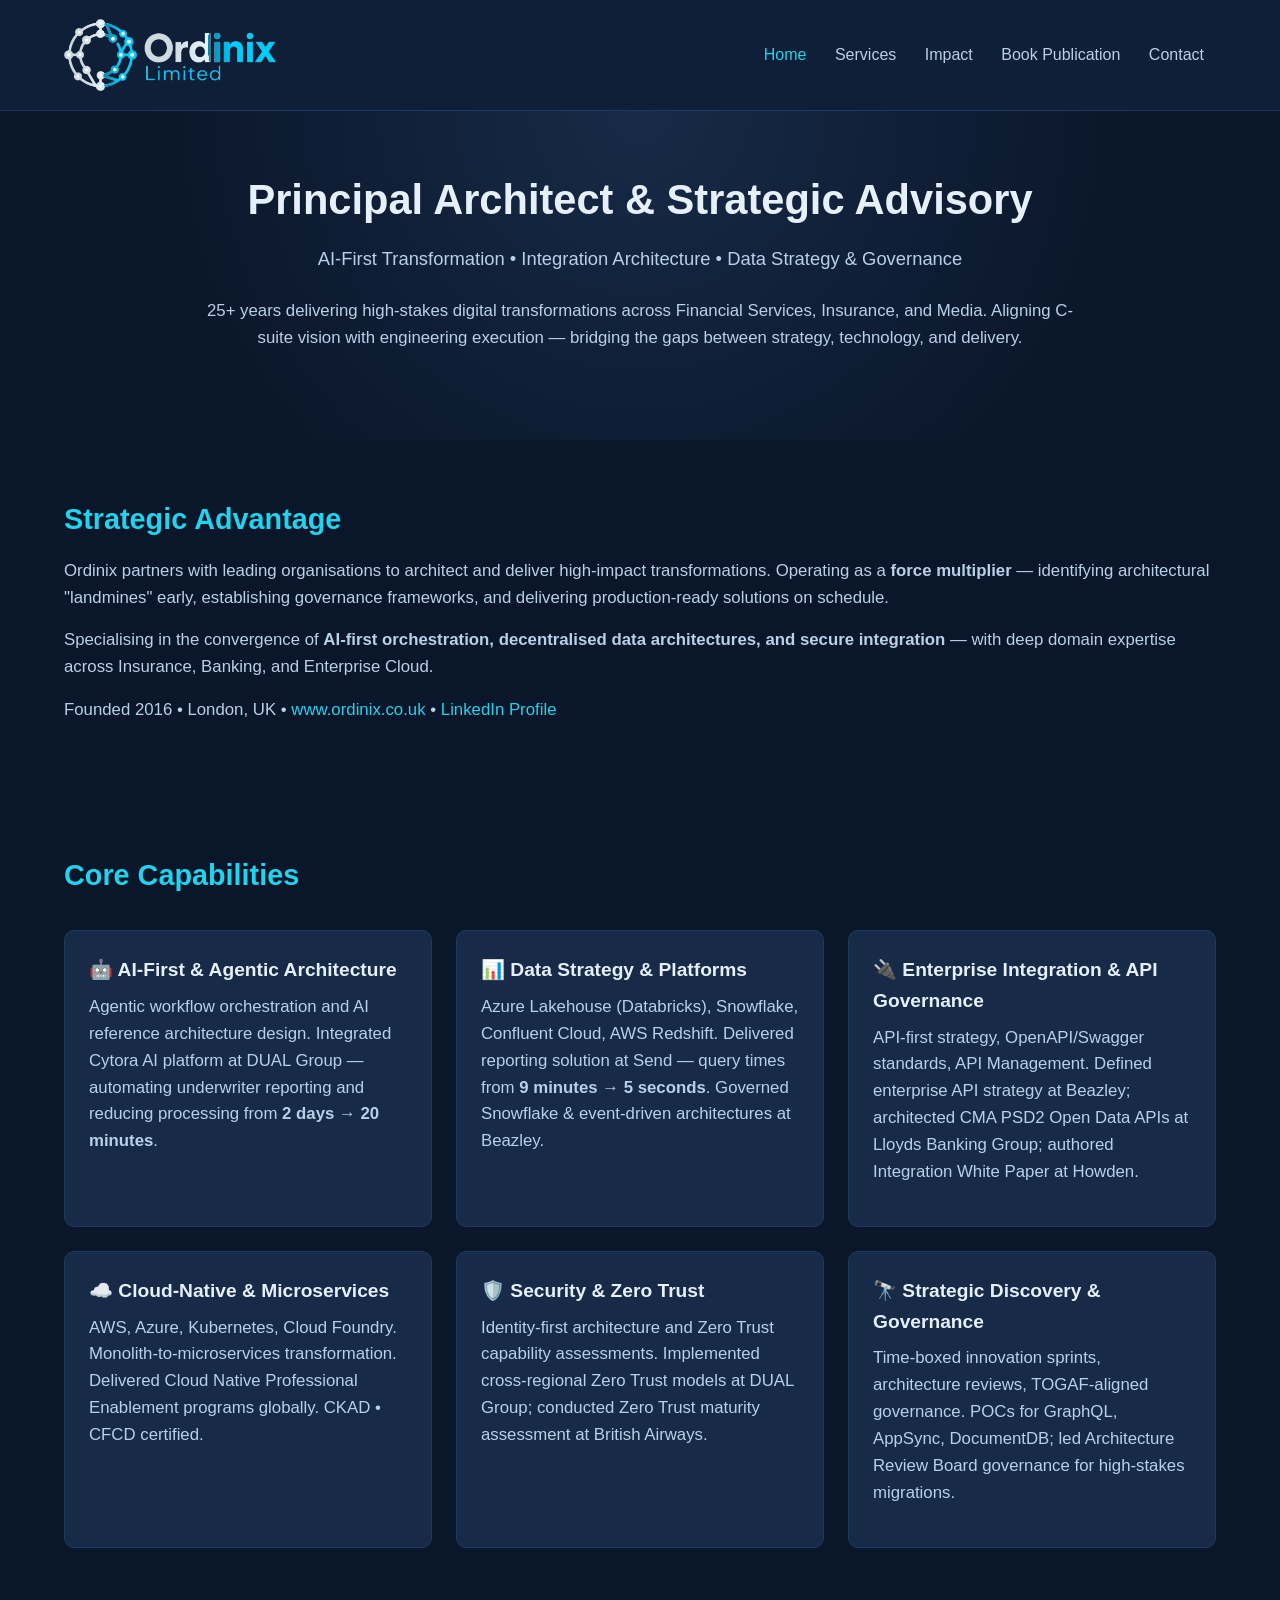
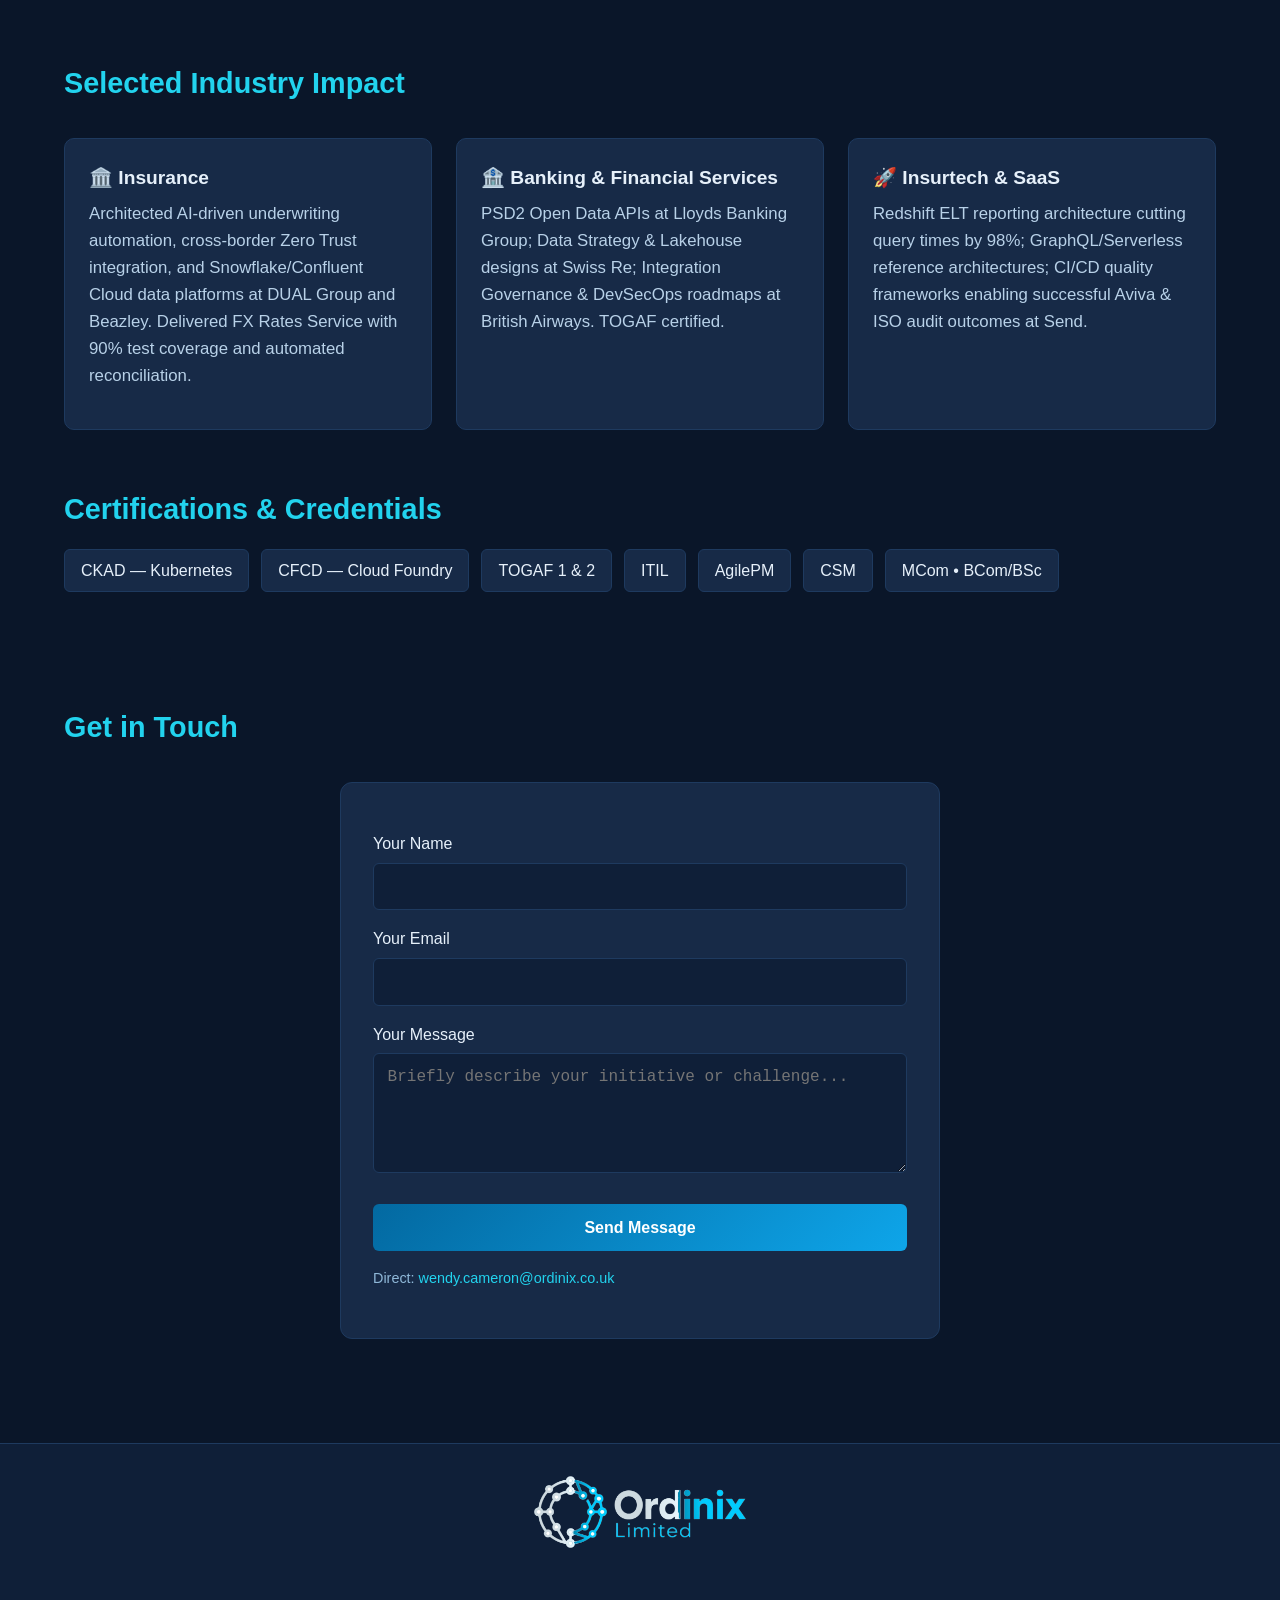
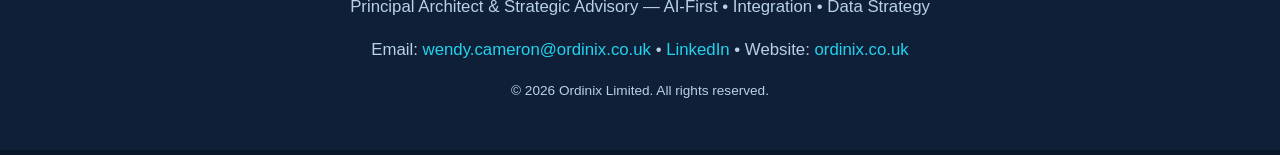
<file: index.html>
<!DOCTYPE html>
<html lang="en-GB">
<head>
  <meta charset="UTF-8">
  <meta name="viewport" content="width=device-width, initial-scale=1.0">

  <!-- === OPTIMIZATIONS ONLY HERE — EVERYTHING BELOW YOUR ORIGINAL HEAD REMAINS === -->
  <title>Ordinix Limited — Architecture of Cooperation & Digital Strategy</title>
  <meta name="description" content="Ordinix Limited — building resilient digital systems, standardizing cooperation, and guiding organizations through technology evolution.">
  <meta name="keywords" content="digital architecture, cooperation standards, enterprise technology, API-first, system evolution">
  <link rel="canonical" href="https://yourdomain.com/index.html">
  <script type="application/ld+json">
    {
      "@context": "https://schema.org",
      "@type": "Organization",
      "name": "Ordinix Limited",
      "url": "https://ordinix.co.uk",
      "description": "Architecture of Cooperation — resilient systems, shared standards, sustainable enterprise evolution.",
      "knowsAbout": ["Digital architecture","Enterprise modernization","API-first design","Data architecture","Cooperation standards","Industrial Internet"],
      "areaServed": "Global"
    }
  </script>
  <link rel="stylesheet" href="css/styles.css" />
</head>
<body>
  <header>
    <div class="container nav-inner">
      <a href="index.html" style="text-decoration: none; border: none;">
        <div class="logo-wrap">
          <img src="assets/ordinix-light-on-dark-transparent.png" alt="Ordinix Limited Logo" class="logo-img" />
          <span class="logo-text">&nbsp;</span>
        </div>
      </a>
      <nav>
        <a href="index.html" class="active">Home</a>
        <a href="index.html#services">Services</a>
        <a href="index.html#impact">Impact</a>
        <a href="book.html">Book Publication</a>
        <a href="index.html#contact">Contact</a>
      </nav>
    </div>
  </header>

  <main>
    <section class="hero">
      <div class="container">
        <h1>Principal Architect & Strategic Advisory</h1>
        <p>AI-First Transformation • Integration Architecture • Data Strategy & Governance</p>
        <p style="font-size:1.05rem; max-width:900px; margin:1.5rem auto;">
          25+ years delivering high-stakes digital transformations across Financial Services, Insurance, and Media. Aligning C-suite vision with engineering execution — bridging the gaps between strategy, technology, and delivery.
        </p>
      </div>
    </section>

    <section id="overview">
      <div class="container">
        <h2>Strategic Advantage</h2>
        <p>Ordinix partners with leading organisations to architect and deliver high-impact transformations. Operating as a <strong>force multiplier</strong> — identifying architectural "landmines" early, establishing governance frameworks, and delivering production-ready solutions on schedule.</p>
        <p>Specialising in the convergence of <strong>AI-first orchestration, decentralised data architectures, and secure integration</strong> — with deep domain expertise across Insurance, Banking, and Enterprise Cloud.</p>
        <p>Founded 2016 • London, UK • <a href="https://www.ordinix.co.uk/" target="_blank" rel="noreferrer">www.ordinix.co.uk</a> • <a href="https://uk.linkedin.com/in/wendymcameron" target="_blank" rel="noreferrer">LinkedIn Profile</a></p>
      </div>
    </section>

    <section id="services">
      <div class="container">
        <h2>Core Capabilities</h2>
        <div class="grid">
          <div class="card">
            <h3>🤖 AI-First & Agentic Architecture</h3>
            <p>Agentic workflow orchestration and AI reference architecture design. Integrated Cytora AI platform at DUAL Group — automating underwriter reporting and reducing processing from <strong>2 days → 20 minutes</strong>.</p>
          </div>
          <div class="card">
            <h3>📊 Data Strategy & Platforms</h3>
            <p>Azure Lakehouse (Databricks), Snowflake, Confluent Cloud, AWS Redshift. Delivered reporting solution at Send — query times from <strong>9 minutes → 5 seconds</strong>. Governed Snowflake & event-driven architectures at Beazley.</p>
          </div>
          <div class="card">
            <h3>🔌 Enterprise Integration & API Governance</h3>
            <p>API-first strategy, OpenAPI/Swagger standards, API Management. Defined enterprise API strategy at Beazley; architected CMA PSD2 Open Data APIs at Lloyds Banking Group; authored Integration White Paper at Howden.</p>
          </div>
          <div class="card">
            <h3>☁️ Cloud-Native & Microservices</h3>
            <p>AWS, Azure, Kubernetes, Cloud Foundry. Monolith-to-microservices transformation. Delivered Cloud Native Professional Enablement programs globally. CKAD • CFCD certified.</p>
          </div>
          <div class="card">
            <h3>🛡️ Security & Zero Trust</h3>
            <p>Identity-first architecture and Zero Trust capability assessments. Implemented cross-regional Zero Trust models at DUAL Group; conducted Zero Trust maturity assessment at British Airways.</p>
          </div>
          <div class="card">
            <h3>🔭 Strategic Discovery & Governance</h3>
            <p>Time-boxed innovation sprints, architecture reviews, TOGAF-aligned governance. POCs for GraphQL, AppSync, DocumentDB; led Architecture Review Board governance for high-stakes migrations.</p>
          </div>
        </div>
      </div>
    </section>

    <section id="impact">
      <div class="container">
        <h2>Selected Industry Impact</h2>
        <div class="grid">
          <div class="card">
            <h3>🏛️ Insurance</h3>
            <p>Architected AI-driven underwriting automation, cross-border Zero Trust integration, and Snowflake/Confluent Cloud data platforms at DUAL Group and Beazley. Delivered FX Rates Service with 90% test coverage and automated reconciliation.</p>
          </div>
          <div class="card">
            <h3>🏦 Banking & Financial Services</h3>
            <p>PSD2 Open Data APIs at Lloyds Banking Group; Data Strategy & Lakehouse designs at Swiss Re; Integration Governance & DevSecOps roadmaps at British Airways. TOGAF certified.</p>
          </div>
          <div class="card">
            <h3>🚀 Insurtech & SaaS</h3>
            <p>Redshift ELT reporting architecture cutting query times by 98%; GraphQL/Serverless reference architectures; CI/CD quality frameworks enabling successful Aviva & ISO audit outcomes at Send.</p>
          </div>
        </div>

        <h2 style="margin-top:3.5rem;">Certifications & Credentials</h2>
        <div style="display:flex; flex-wrap:wrap; gap:0.75rem; margin-top:1rem;">
          <span style="background:var(--bg-card); border:1px solid var(--border); padding:0.5rem 1rem; border-radius:6px;">CKAD — Kubernetes</span>
          <span style="background:var(--bg-card); border:1px solid var(--border); padding:0.5rem 1rem; border-radius:6px;">CFCD — Cloud Foundry</span>
          <span style="background:var(--bg-card); border:1px solid var(--border); padding:0.5rem 1rem; border-radius:6px;">TOGAF 1 & 2</span>
          <span style="background:var(--bg-card); border:1px solid var(--border); padding:0.5rem 1rem; border-radius:6px;">ITIL</span>
          <span style="background:var(--bg-card); border:1px solid var(--border); padding:0.5rem 1rem; border-radius:6px;">AgilePM</span>
          <span style="background:var(--bg-card); border:1px solid var(--border); padding:0.5rem 1rem; border-radius:6px;">CSM</span>
          <span style="background:var(--bg-card); border:1px solid var(--border); padding:0.5rem 1rem; border-radius:6px;">MCom • BCom/BSc</span>
        </div>
      </div>
    </section>

    <section id="contact">
      <div class="container">
        <h2>Get in Touch</h2>
        <form id="contact-form" action="https://formsubmit.co/ajax/a13090fe870fc77a5d19541b128960b5" method="POST">
          <input type="hidden" name="_subject" value="New Ordinix Website Enquiry" />
          <input type="hidden" name="_captcha" value="false" />
          <input type="hidden" name="_template" value="table" />
          <label for="name">Your Name</label>
          <input type="text" id="name" name="name" required />
          <label for="email">Your Email</label>
          <input type="email" id="email" name="email" required />
          <label for="message">Your Message</label>
          <textarea id="message" name="message" rows="5" required placeholder="Briefly describe your initiative or challenge..."></textarea>
          <button type="submit" id="contact-submit">Send Message</button>
          <div id="contact-form-status" class="form-status"></div>
          <p class="note">Direct: <a href="mailto:wendy.cameron@ordinix.co.uk">wendy.cameron@ordinix.co.uk</a></p>
        </form>
      </div>
    </section>
  </main>

  <footer>
    <div class="container">
      <div class="logo-wrap" style="justify-content:center;margin-bottom:0.5rem;">
        <a href="index.html" style="text-decoration:none; border:none;">
          <img src="assets/ordinix-light-on-dark-transparent.png" alt="Ordinix Limited Logo" class="logo-img" />
          <span class="logo-text">&nbsp;</span>
        </a>
      </div>
      <p>Principal Architect & Strategic Advisory — AI-First • Integration • Data Strategy</p>
      <p>Email: <a href="mailto:wendy.cameron@ordinix.co.uk">wendy.cameron@ordinix.co.uk</a> • <a href="https://uk.linkedin.com/in/wendymcameron" target="_blank" rel="noreferrer">LinkedIn</a> • Website: <a href="https://www.ordinix.co.uk/" target="_blank" rel="noreferrer">ordinix.co.uk</a></p>
      <p style="margin-top:0.5rem;font-size:0.85rem;">© 2026 Ordinix Limited. All rights reserved.</p>
    </div>
  </footer>

  <script src="js/form-submit.js"></script>
</body>
</html>
</file>
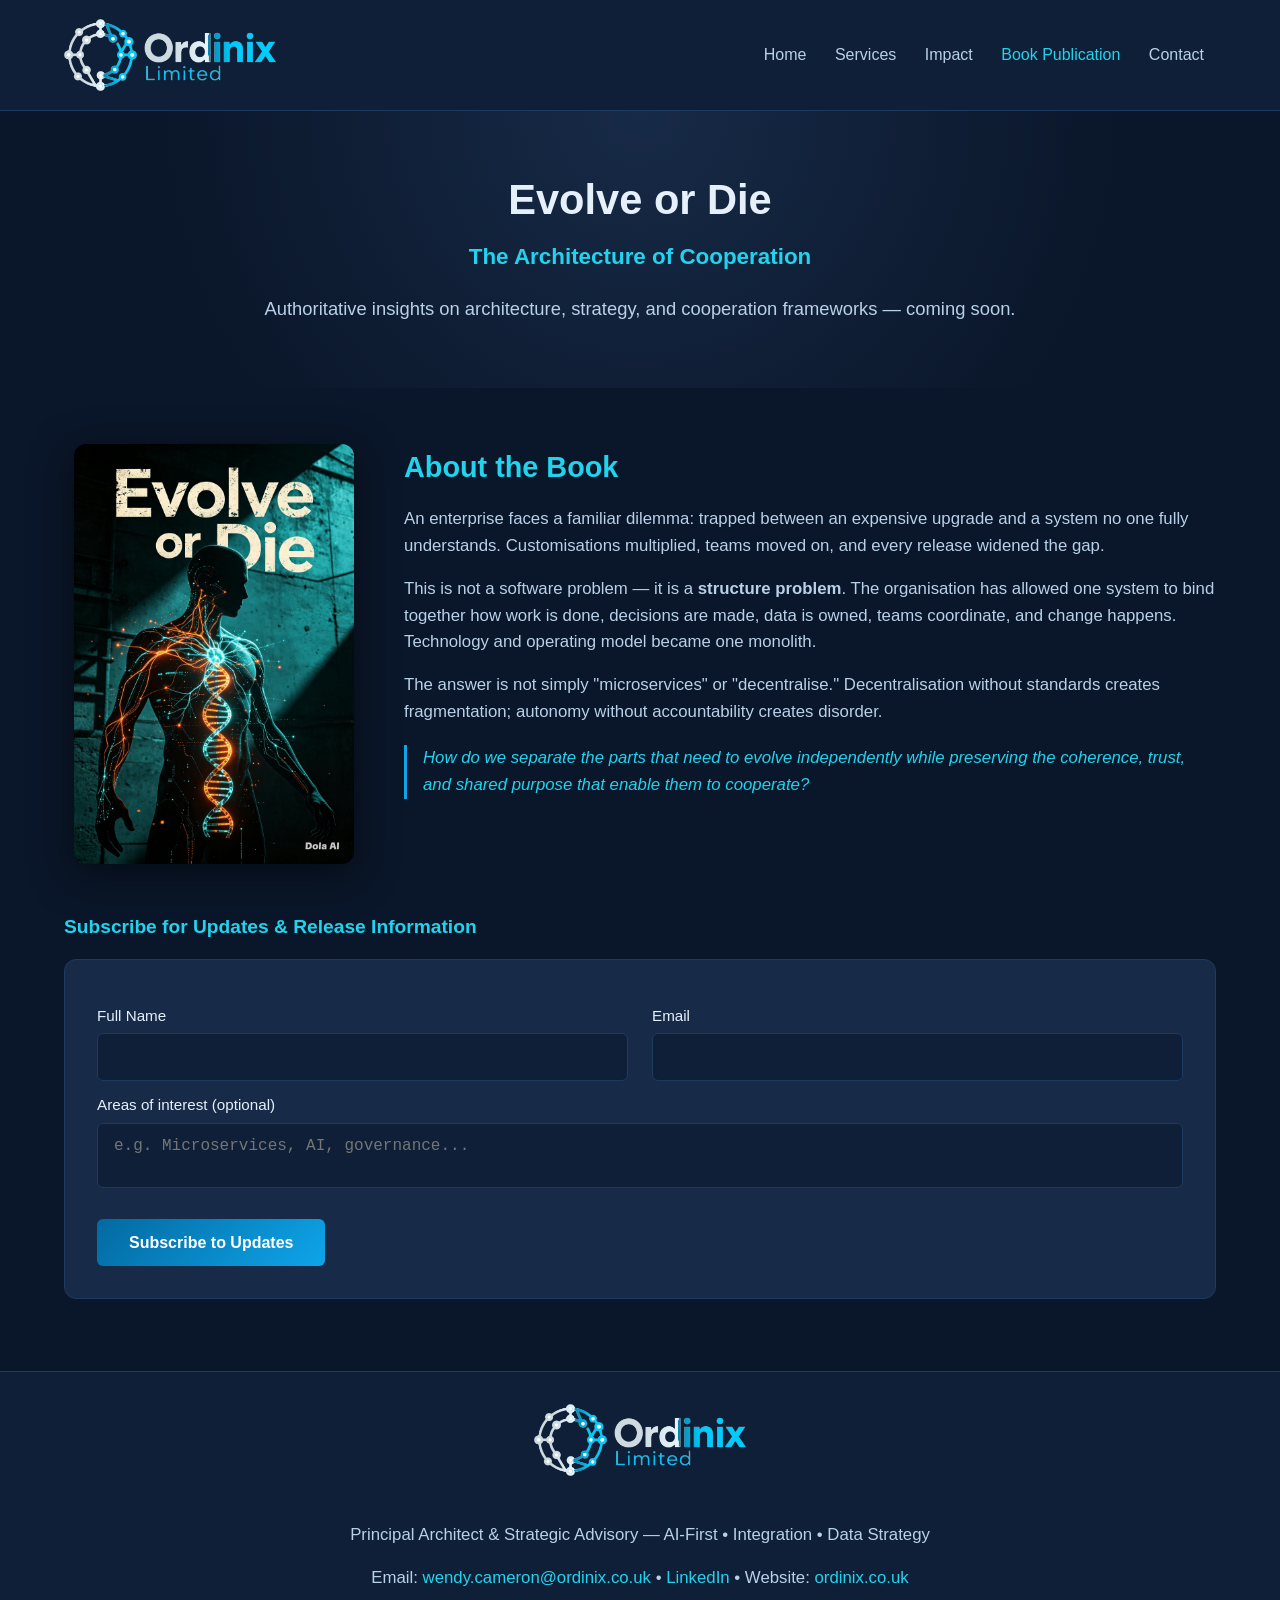
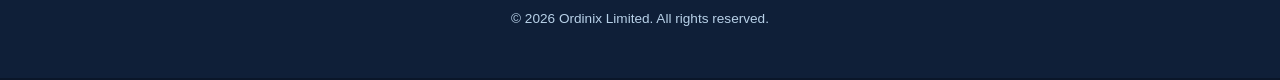
<file: book.html>
<!DOCTYPE html>
<html lang="en-GB">
<head>
  <meta charset="UTF-8">
  <meta name="viewport" content="width=device-width, initial-scale=1.0">

  <!-- === OPTIMIZATIONS ONLY HERE === -->
  <title>Evolve or Die: The Architecture of Cooperation — Ordinix Limited</title>
  <meta name="description" content="Evolve or Die: The Architecture of Cooperation — a framework for system evolution, interoperability, and collaborative design.">
  <meta name="keywords" content="Evolve or Die, Architecture of Cooperation, digital transformation, API-first, data architecture">
  <link rel="canonical" href="https://yourdomain.com/book.html">
  <script type="application/ld+json">
    {
      "@context": "https://schema.org",
      "@type": "Book",
      "name": "Evolve or Die: The Architecture of Cooperation",
      "author": {"@type":"Person","name":"Wendy Cameron","affiliation":{"@type":"Organization","name":"Ordinix Limited"}},
      "publisher": "Ordinix Limited",
      "url": "https://ordinix.co.uk/book.html"
    }
  </script>
  <link rel="stylesheet" href="css/styles.css" />
</head>
<body>
  <header>
    <div class="container nav-inner">
      <a href="index.html" style="text-decoration: none; border: none;">
        <div class="logo-wrap">
          <img src="assets/ordinix-light-on-dark-transparent.png" alt="Ordinix Limited Logo" class="logo-img" />
          <span class="logo-text">&nbsp;</span>
        </div>
      </a>
      <nav>
        <a href="index.html">Home</a>
        <a href="index.html#services">Services</a>
        <a href="index.html#impact">Impact</a>
        <a href="book.html" class="active">Book Publication</a>
        <a href="index.html#contact">Contact</a>
      </nav>
    </div>
  </header>

  <main>
    <section class="hero">
      <div class="container">
        <h1>Evolve or Die<br /><small>The Architecture of Cooperation</small></h1>
        <p>Authoritative insights on architecture, strategy, and cooperation frameworks — coming soon.</p>
      </div>
    </section>

    <section>
      <!-- TWO-COLUMN ROW: Cover + Preface -->
      <div class="container book-grid">
        <!-- LEFT COLUMN: Book Cover -->
        <div class="book-cover-col">
          <img src="assets/book-cover.png" alt="Evolve or Die Book Cover" class="book-cover" />
        </div>

        <!-- RIGHT COLUMN: Preface / About the Book -->
        <div class="book-preface-col">
          <h2>About the Book</h2>
          <p>An enterprise faces a familiar dilemma: trapped between an expensive upgrade and a system no one fully understands. Customisations multiplied, teams moved on, and every release widened the gap.</p>
          <p>This is not a software problem — it is a <strong>structure problem</strong>. The organisation has allowed one system to bind together how work is done, decisions are made, data is owned, teams coordinate, and change happens. Technology and operating model became one monolith.</p>
          <p>The answer is not simply "microservices" or "decentralise." Decentralisation without standards creates fragmentation; autonomy without accountability creates disorder.</p>
          <p style="font-size:1.05rem; font-style:italic; color:var(--accent-cyan); padding-left:1rem; border-left:3px solid var(--accent-teal); margin:1.2rem 0;">
            How do we separate the parts that need to evolve independently while preserving the coherence, trust, and shared purpose that enable them to cooperate?
          </p>
        </div>
      </div>

      <!-- FULL-WIDTH FORM: Spans Both Columns -->
      <div class="container">
        <div class="book-form-fullwidth">
          <h3>Subscribe for Updates & Release Information</h3>
          <form id="subscribe-form" class="fullwidth-form" action="https://formsubmit.co/ajax/a13090fe870fc77a5d19541b128960b5" method="POST">
            <input type="hidden" name="_subject" value="Book Release Update Subscription" />
            <input type="hidden" name="_captcha" value="false" />
            <input type="hidden" name="_template" value="table" />

            <div class="form-row">
              <div class="form-group">
                <label for="sub-name">Full Name</label>
                <input type="text" id="sub-name" name="Name" required />
              </div>
              <div class="form-group">
                <label for="sub-email">Email</label>
                <input type="email" id="sub-email" name="Email" required />
              </div>
            </div>

            <label for="sub-notes">Areas of interest (optional)</label>
            <textarea id="sub-notes" name="Areas of Interest" rows="2" placeholder="e.g. Microservices, AI, governance..."></textarea>

            <button type="submit" id="subscribe-submit">Subscribe to Updates</button>
            <div id="subscribe-form-status" class="form-status"></div>
          </form>
        </div>
      </div>
    </section>
  </main>

  <footer>
    <div class="container">
      <div class="logo-wrap" style="justify-content:center;margin-bottom:0.5rem;">
        <a href="index.html" style="text-decoration:none; border:none;">
          <img src="assets/ordinix-light-on-dark-transparent.png" alt="Ordinix Limited Logo" class="logo-img" />
          <span class="logo-text">&nbsp;</span>
        </a>
      </div>
      <p>Principal Architect & Strategic Advisory — AI-First • Integration • Data Strategy</p>
      <p>Email: <a href="mailto:wendy.cameron@ordinix.co.uk">wendy.cameron@ordinix.co.uk</a> • <a href="https://uk.linkedin.com/in/wendymcameron" target="_blank" rel="noreferrer">LinkedIn</a> • Website: <a href="https://www.ordinix.co.uk/" target="_blank" rel="noreferrer">ordinix.co.uk</a></p>
      <p style="margin-top:0.5rem;font-size:0.85rem;">© 2026 Ordinix Limited. All rights reserved.</p>
    </div>
  </footer>

  <script src="js/form-submit.js"></script>
</body>
</html>
</file>
<file: css/styles.css>
:root {
  --bg-primary: #0a1629;
  --bg-secondary: #0f1f38;
  --bg-card: #172a47;
  --text-primary: #e6f0fa;
  --text-secondary: #b8d1e8;
  --accent-cyan: #22d3ee;
  --accent-teal: #0ea5e9;
  --accent-blue: #0369a1;
  --border: #1e3a5f;
}

* { margin: 0; padding: 0; box-sizing: border-box; }

body {
  background: var(--bg-primary);
  color: var(--text-primary);
  font-family: 'Segoe UI', Roboto, Oxygen, Ubuntu, Cantarell, sans-serif;
  line-height: 1.6;
}

a { color: var(--accent-cyan); text-decoration: none; }
a:hover { text-decoration: underline; }

.container { max-width: 1200px; margin: 0 auto; padding: 0 1.5rem; }

header {
  background: var(--bg-secondary);
  border-bottom: 1px solid var(--border);
  padding: 1.2rem 0;
  position: sticky;
  top: 0;
  z-index: 100;
}

.nav-inner {
  display: flex;
  align-items: center;
  justify-content: space-between;
  flex-wrap: wrap;
  gap: 1rem;
}

.logo-wrap { display: flex; align-items: center; gap: 1rem; }
.logo-img { height: 72px; width: auto; display: block; }
.logo-text {
  font-size: 1.5rem; font-weight: 700;
  background: linear-gradient(135deg, #0c2544, #22d3ee);
  -webkit-background-clip: text;
  -webkit-text-fill-color: transparent;
  background-clip: text;
}

nav a {
  margin: 0 0.75rem;
  color: var(--text-secondary);
  font-weight: 500;
}
nav a:hover, nav a.active { color: var(--accent-cyan); }

section { padding: 3.5rem 0; }

h1 {
  font-size: 2.6rem;
  margin-bottom: 1.2rem;
  line-height: 1.2;
  text-align: center;
}
h1 small { font-size: 1.4rem; color: var(--accent-cyan); }
h2 { font-size: 1.8rem; margin: 0 0 1rem; color: var(--accent-cyan); }
h3 { font-size: 1.2rem; margin: 0 0 0.5rem; color: var(--text-primary); }
p { margin-bottom: 1rem; color: var(--text-secondary); font-size: 1.05rem; }

.hero {
  padding: 4rem 0;
  text-align: center;
  background: radial-gradient(circle at top, #172a47, transparent 70%);
}
.hero p { font-size: 1.15rem; max-width: 800px; margin: 0 auto; }

.grid {
  display: grid;
  grid-template-columns: repeat(auto-fit, minmax(280px, 1fr));
  gap: 1.5rem;
  margin-top: 2rem;
}

.card {
  background: var(--bg-card);
  border: 1px solid var(--border);
  border-radius: 10px;
  padding: 1.5rem;
}

/* ==============================================
   📖 BOOK PAGE — COVER + PREFACE + FULL-WIDTH FORM
   ============================================== */
.book-grid {
  display: grid !important;
  grid-template-columns: 300px 1fr !important;
  gap: 40px !important;
  align-items: start !important;
  width: 100% !important;
  max-width: 1200px !important;
  margin: 0 auto !important;
}

.book-grid > * {
  margin: 0 !important;
  padding: 0 !important;
  float: none !important;
  display: block !important;
}

.book-cover-col {
  width: 300px !important;
  flex: 0 0 300px !important;
  min-width: 300px !important;
  max-width: 300px !important;
  text-align: center;
}

.book-cover {
  width: 100%;
  max-width: 280px;
  height: auto;
  border-radius: 12px;
  box-shadow: 0 10px 40px rgba(0, 0, 0, 0.5);
  display: block;
  margin: 0 auto;
}

.book-preface-col {
  width: 100% !important;
  flex: 1 !important;
}

/* FULL-WIDTH FORM */
.book-form-fullwidth {
  margin-top: 3rem;
}

.book-form-fullwidth h3 {
  margin-bottom: 1rem;
  color: var(--accent-cyan);
}

.fullwidth-form {
  background: var(--bg-card);
  border: 1px solid var(--border);
  border-radius: 12px;
  padding: 2rem;
  max-width: 100%;
  margin: 0;
}

.fullwidth-form .form-row {
  display: grid;
  grid-template-columns: 1fr 1fr;
  gap: 1.5rem;
}

.fullwidth-form label {
  margin: 0.8rem 0 0.3rem;
  font-size: 0.95rem;
}

.fullwidth-form input,
.fullwidth-form textarea {
  width: 100%;
  padding: 0.85rem 1rem;
  border: 1px solid var(--border);
  border-radius: 6px;
  background: var(--bg-secondary);
  color: var(--text-primary);
  font-size: 1rem;
}

.fullwidth-form input:focus,
.fullwidth-form textarea:focus {
  outline: none;
  border-color: var(--accent-cyan);
  box-shadow: 0 0 0 3px rgba(34, 211, 238, 0.15);
}

.fullwidth-form textarea { resize: none; }

.fullwidth-form button {
  margin-top: 1.5rem;
  padding: 0.9rem 2rem;
  background: linear-gradient(135deg, #0369a1, #0ea5e9);
  color: white;
  border: none;
  border-radius: 6px;
  font-size: 1rem;
  font-weight: 600;
  cursor: pointer;
  transition: opacity 0.2s;
  width: auto;
}
.fullwidth-form button:hover { opacity: 0.9; }

/* STANDARD CONTACT FORM (Homepage) */
form {
  background: var(--bg-card);
  border: 1px solid var(--border);
  border-radius: 12px;
  padding: 2rem;
  max-width: 600px;
  margin: 2rem auto;
}

form label { display: block; margin: 1rem 0 0.4rem; font-weight: 500; }
form input, form textarea {
  width: 100%;
  padding: 0.85rem;
  border: 1px solid var(--border);
  border-radius: 6px;
  background: var(--bg-secondary);
  color: var(--text-primary);
  font-size: 1rem;
}
form input:focus, form textarea:focus {
  outline: none;
  border-color: var(--accent-cyan);
  box-shadow: 0 0 0 3px rgba(34, 211, 238, 0.15);
}

form button {
  margin-top: 1.5rem;
  padding: 0.9rem 2rem;
  background: linear-gradient(135deg, #0369a1, #0ea5e9);
  color: white;
  border: none;
  border-radius: 6px;
  font-size: 1rem;
  font-weight: 600;
  cursor: pointer;
  transition: opacity 0.2s;
  width: 100%;
}
form button:hover { opacity: 0.9; }

/* AJAX FORM STATUS MESSAGES */
.form-status {
  margin-top: 0.85rem;
  padding: 0.75rem;
  border-radius: 6px;
  font-size: 0.9rem;
  line-height: 1.4;
  display: none;
}
.form-status.success {
  display: block;
  background: rgba(34, 197, 94, 0.1);
  border: 1px solid rgba(34, 197, 94, 0.3);
  color: #86efac;
}
.form-status.error {
  display: block;
  background: rgba(239, 68, 68, 0.1);
  border: 1px solid rgba(239, 68, 68, 0.3);
  color: #fca5a5;
}
button:disabled { opacity: 0.6; cursor: not-allowed; }

.note { font-size: 0.9rem; color: #8fb8d8; margin-top: 1rem; }
code { background: #0f2847; padding: 2px 6px; border-radius: 4px; }

footer {
  background: var(--bg-secondary);
  border-top: 1px solid var(--border);
  padding: 2rem 0;
  margin-top: 1rem;
  text-align: center;
  color: var(--text-secondary);
  font-size: 0.95rem;
}

/* ==============================================
   📱 RESPONSIVE — Stack on Mobile
   ============================================== */
@media (max-width: 900px) {
  .book-grid {
    grid-template-columns: 1fr !important;
    gap: 2rem !important;
  }
  .book-cover-col {
    width: 100% !important;
    max-width: 100% !important;
    flex: none !important;
  }
  .book-cover { width: 260px; }
  .fullwidth-form .form-row { grid-template-columns: 1fr; }
}
@media (max-width: 768px) {
  h1 { font-size: 1.9rem; }
  .nav-inner { flex-direction: column; text-align: center; }
  nav { margin-top: 0.5rem; }
  nav a { display: inline-block; padding: 0.4rem; margin: 0.1rem; }
  form { padding: 1.5rem; margin: 2rem 1rem; }
}
/* Clickable Logo - Hover Effect */
a:has(.logo-wrap) { transition: opacity 0.2s ease; }
a:has(.logo-wrap):hover { opacity: 0.85; text-decoration: none; }
</file>
